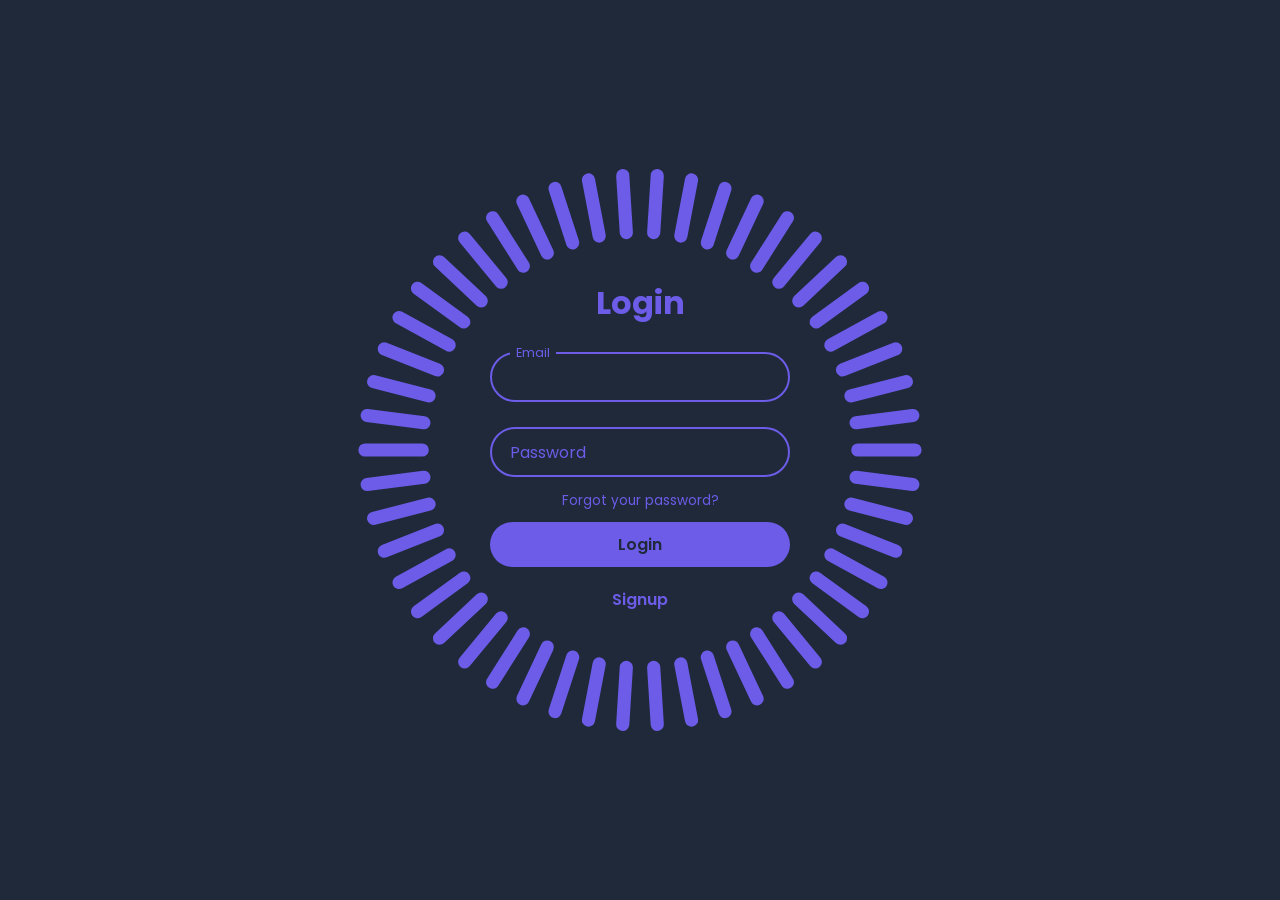
<file: index.html>
<!DOCTYPE html>
<html lang="en" >
<head>
  <meta charset="UTF-8">
  <title>Animated Login Form</title>
  <link rel="stylesheet" href="./style.css">

</head>
<body>
<!-- partial:index.partial.html -->
<div class="container">
  <div class="login-box">
    <h2>Login</h2>
    <form action="#">
      <div class="input-box">
        <input name="email" type="email">
        <label>Email</label>
      </div>
      <div class="input-box">
        <input name="password" type="password" required>
        <label>Password</label>
      </div>
      <div class="forgot-pass">
        <a href="#">Forgot your password?</a>
      </div>
      <button type="submit" class="btn">Login</button>
      <div class="signup-link">
        <a href="#">Signup</a>
      </div>
    </form>
  </div>
  <span style="--i:0;"></span>
  <span style="--i:1;"></span>
  <span style="--i:2;"></span>
  <span style="--i:3;"></span>
  <span style="--i:4;"></span>
  <span style="--i:5;"></span>
  <span style="--i:6;"></span>
  <span style="--i:7;"></span>
  <span style="--i:8;"></span>
  <span style="--i:9;"></span>
  <span style="--i:10;"></span>
  <span style="--i:11;"></span>
  <span style="--i:12;"></span>
  <span style="--i:13;"></span>
  <span style="--i:14;"></span>
  <span style="--i:15;"></span>
  <span style="--i:16;"></span>
  <span style="--i:17;"></span>
  <span style="--i:18;"></span>
  <span style="--i:19;"></span>
  <span style="--i:20;"></span>
  <span style="--i:21;"></span>
  <span style="--i:22;"></span>
  <span style="--i:23;"></span>
  <span style="--i:24;"></span>
  <span style="--i:25;"></span>
  <span style="--i:26;"></span>
  <span style="--i:27;"></span>
  <span style="--i:28;"></span>
  <span style="--i:29;"></span>
  <span style="--i:30;"></span>
  <span style="--i:31;"></span>
  <span style="--i:32;"></span>
  <span style="--i:33;"></span>
  <span style="--i:34;"></span>
  <span style="--i:35;"></span>
  <span style="--i:36;"></span>
  <span style="--i:37;"></span>
  <span style="--i:38;"></span>
  <span style="--i:39;"></span>
  <span style="--i:40;"></span>
  <span style="--i:41;"></span>
  <span style="--i:42;"></span>
  <span style="--i:43;"></span>
  <span style="--i:44;"></span>
  <span style="--i:45;"></span>
  <span style="--i:46;"></span>
  <span style="--i:47;"></span>
  <span style="--i:48;"></span>
  <span style="--i:49;"></span>
</div>
<!-- partial -->
  
</body>
</html>
</file>
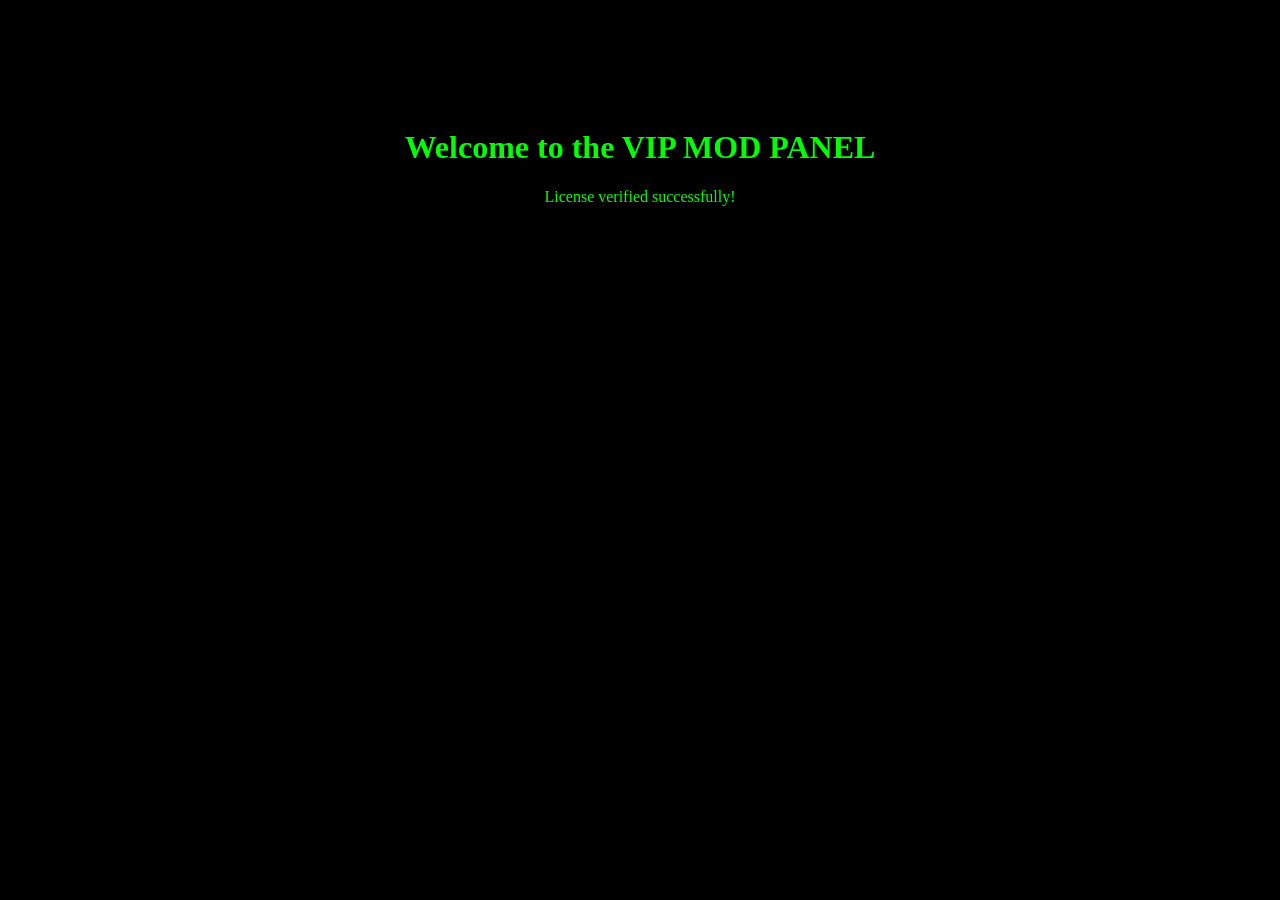
<file: dashboard.html>
<!-- dashboard.html -->
<!DOCTYPE html>
<html>
<head>
  <title>VIP MOD PANEL</title>
</head>
<body style="background:#000;color:#0f0;text-align:center;padding-top:100px;">
  <h1>Welcome to the VIP MOD PANEL</h1>
  <p>License verified successfully!</p>
</body>
</html>
</file>
<file: style.css>
@import url('https://fonts.googleapis.com/css2?family=Poppins:wght@300;400;500;600;700;800;900&display=swap');

* {
  margin: 0;
  padding: 0;
  box-sizing: border-box;
  font-family: 'Poppins', sans-serif;
}

body {
  display: flex;
  justify-content: center;
  align-items: center;
  min-height: 100vh;
  background: #1f293a;
}

.container {
  position: relative;
  width: 256px;
  height: 256px;
  display: flex;
  justify-content: center;
  align-items: center;
}

.container span {
  position: absolute;
  left: 0;
  width: 32px;
  height: 6px;
  background: #6c5ce7;
  border-radius: 8px;
  transform-origin: 128px;
  transform: scale(2.2) rotate(calc(var(--i) * (360deg / 50)));
  animation: blink 3s linear infinite;
  animation-delay: calc(var(--i) * (3s / 50));
}

@keyframes blink {
  0% {
    background: #2c4766;
  }

  25% {
    background: #6c5ce7;
  }
}

.login-box {
  position: absolute;
  width: 400px;
}

form {
  width: 100%;
  padding: 0 50px;
}

h2 {
  font-size: 2em;
  color: #6c5ce7;
  text-align: center;
}

.input-box {
  position: relative;
  margin: 25px 0;
}

input {
  width: 100%;
  height: 50px;
  background: transparent;
  border: 2px solid #6c5ce7;
  outline: none;
  border-radius: 40px;
  font-size: 1em;
  color: #fff;
  padding: 0 20px;
  transition: .5s ease;
}

input:focus,
input:valid {
  border-color: #6c5ce7;
}

label {
  position: absolute;
  top: 50%;
  left: 20px;
  transform: translateY(-50%);
  font-size: 1em;
  color: #6c5ce7;
  pointer-events: none;
  transition: .5s ease;
}

input:focus~label,
input:valid~label {
  top: 1px;
  font-size: .8em;
  background: #1f293a;
  padding: 0 6px;
  color: #6c5ce7;
}

.forgot-pass {
  margin: -15px 0 10px;
  text-align: center;
}

.forgot-pass a {
  font-size: .85em;
  color: #6c5ce7;
  text-decoration: none;
}

.btn {
  width: 100%;
  height: 45px;
  background: #6c5ce7;
  border: none;
  outline: none;
  border-radius: 40px;
  cursor: pointer;
  font-size: 1em;
  color: #1f293a;
  font-weight: 600;
}

.signup-link {
  margin: 20px 0 10px;
  text-align: center;
}

.signup-link a {
  font-size: 1em;
  color: #6c5ce7;
  text-decoration: none;
  font-weight: 600;
}
</file>
